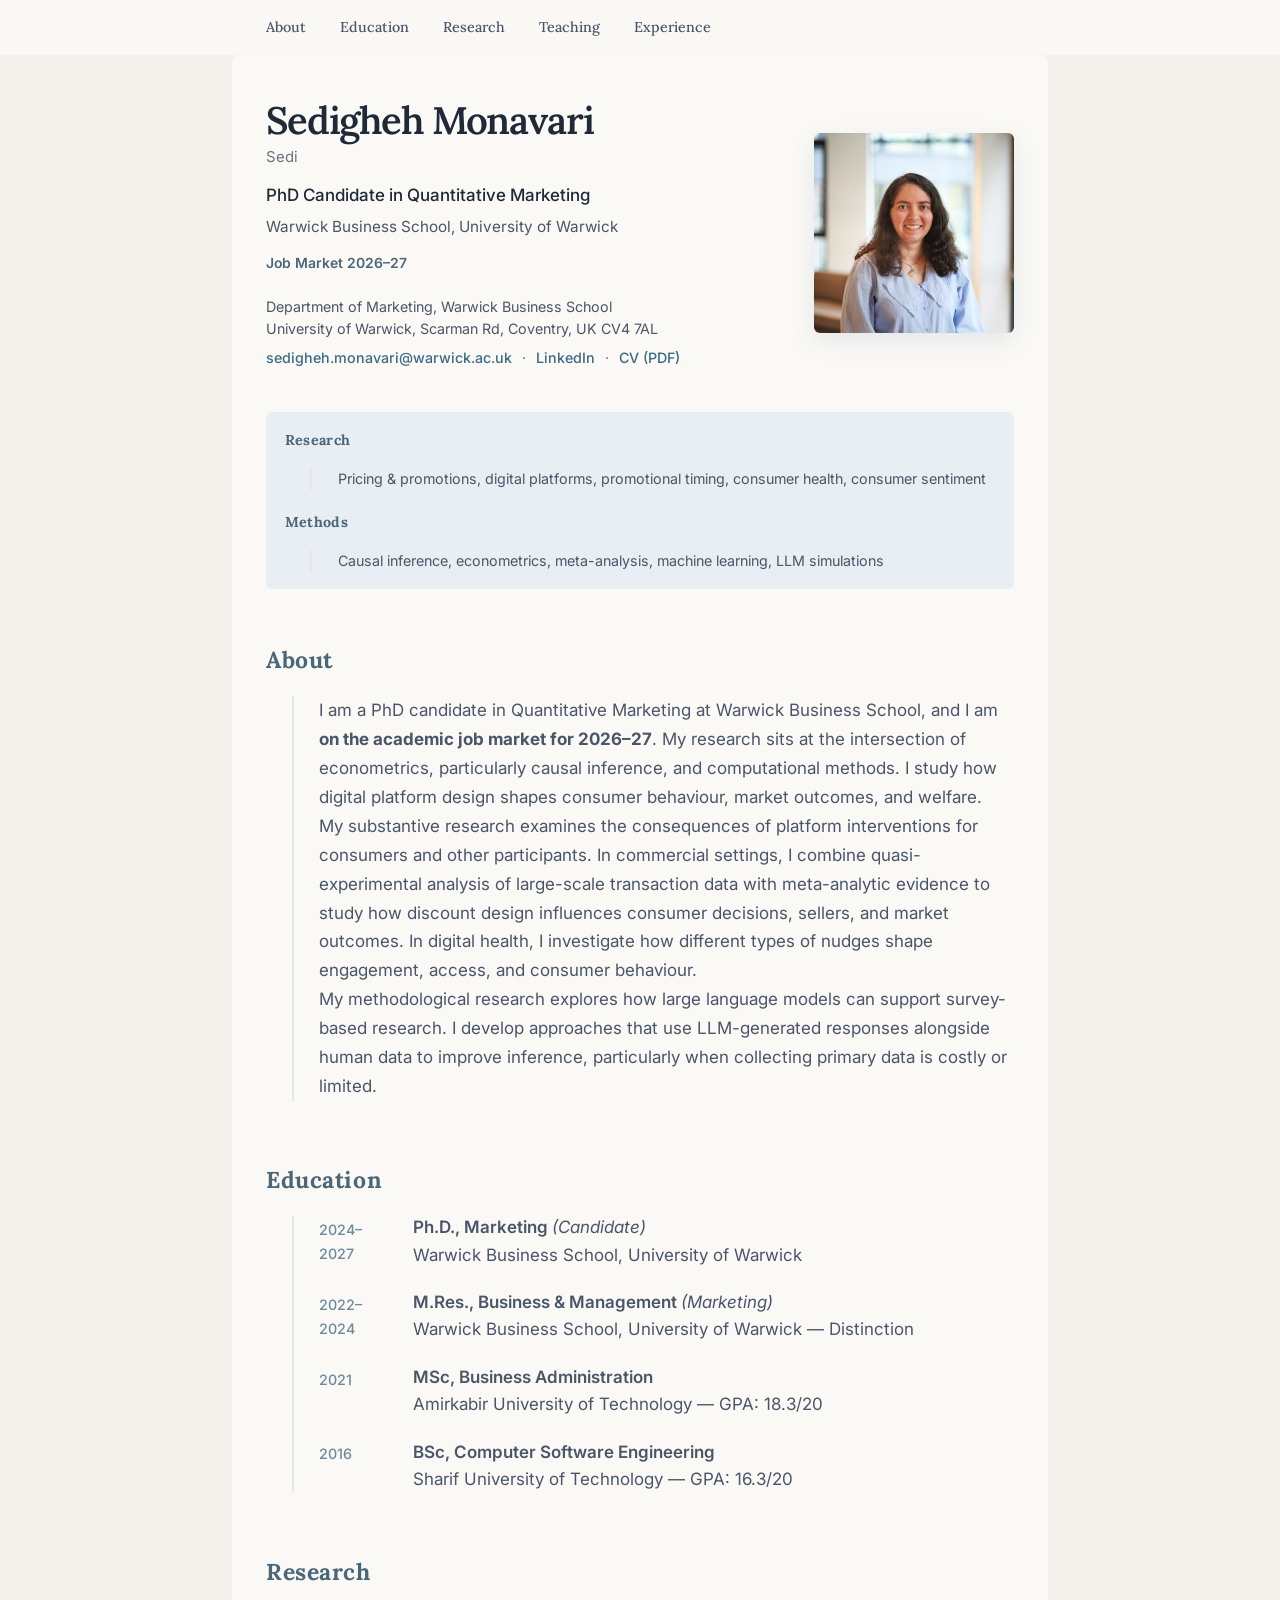
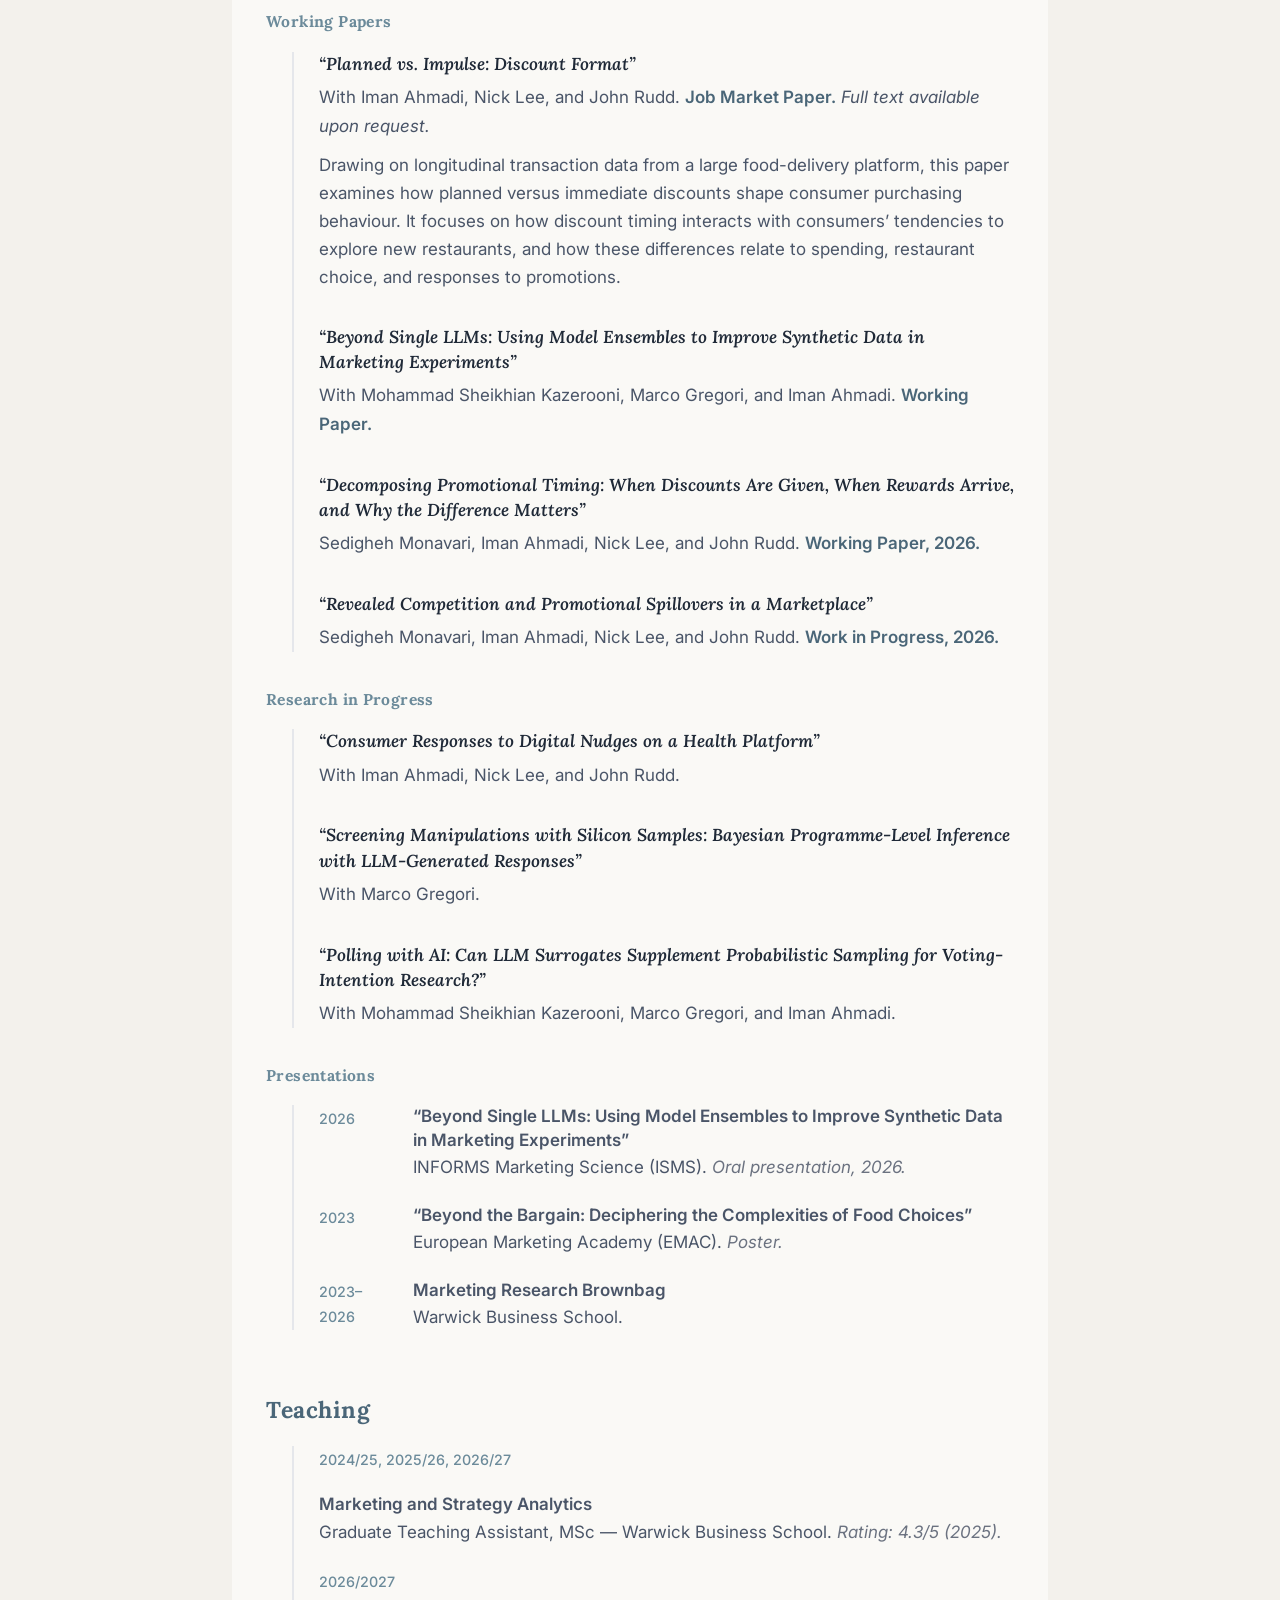
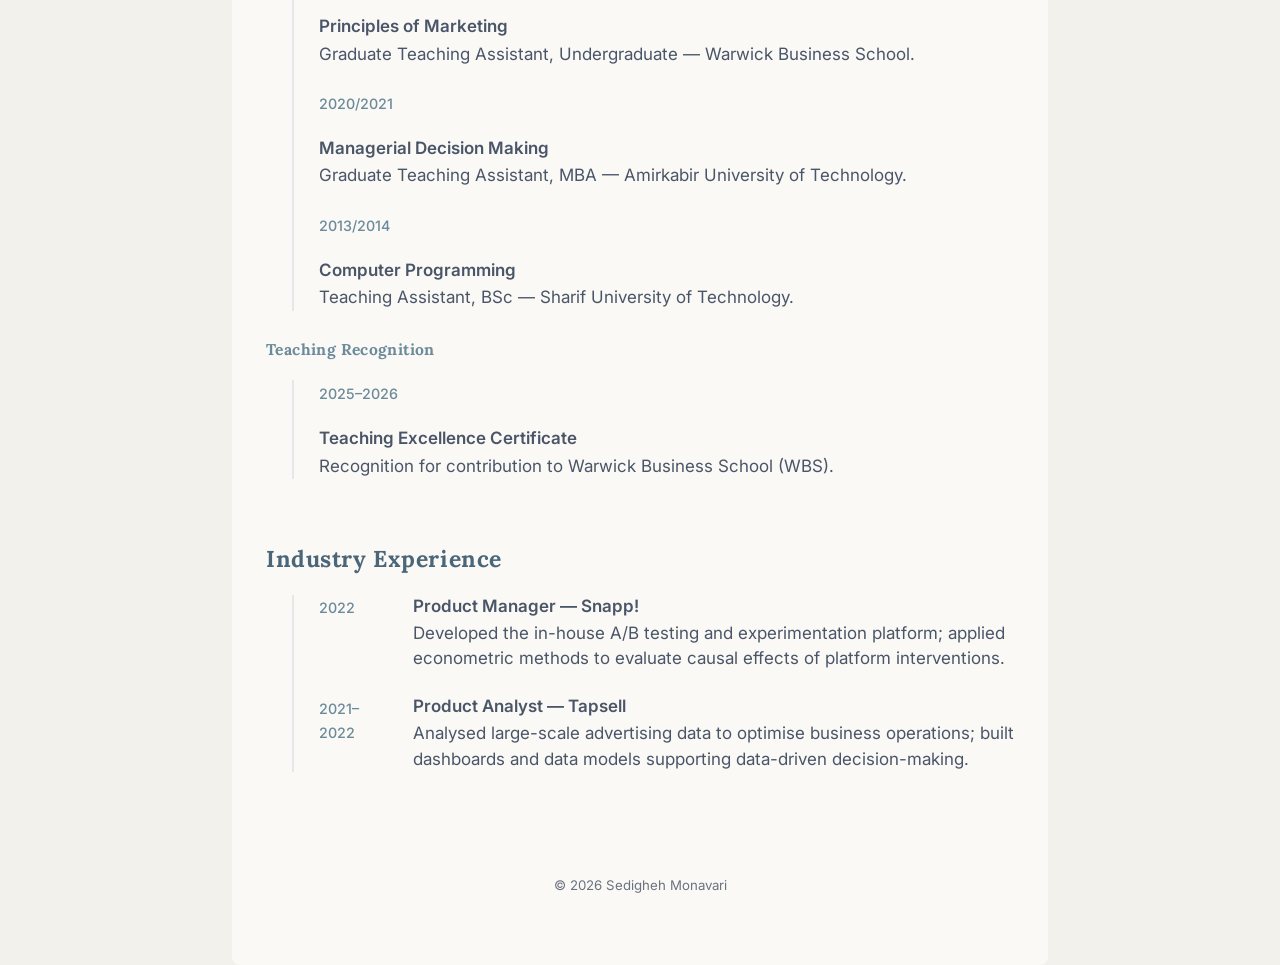
<file: index.html>
<!DOCTYPE html>
<html lang="en">
<head>
  <meta charset="UTF-8" />
  <meta name="viewport" content="width=device-width, initial-scale=1.0" />
  <title>Sedigheh Monavari — Quantitative Marketing</title>
  <link rel="preconnect" href="https://fonts.googleapis.com" />
  <link rel="preconnect" href="https://fonts.gstatic.com" crossorigin />
  <link href="https://fonts.googleapis.com/css2?family=Inter:wght@400;500;600&family=Lora:ital,wght@0,400;0,600;1,400&display=swap" rel="stylesheet" />
  <link rel="stylesheet" href="style.css" />
</head>
<body>

  <nav class="nav" aria-label="Page sections">
    <div class="nav-inner">
      <a href="#about">About</a>
      <a href="#education">Education</a>
      <a href="#research">Research</a>
      <a href="#teaching">Teaching</a>
      <a href="#experience">Experience</a>
    </div>
  </nav>

  <div class="page">

    <header class="profile">
      <div class="profile-text">
        <h1>Sedigheh Monavari</h1>
        <p class="aka">Sedi</p>
        <p class="role">PhD Candidate in Quantitative Marketing</p>
        <p class="org">Warwick Business School, University of Warwick</p>
        <p class="jm">Job Market 2026&ndash;27</p>
        <div class="contact">
          <p>Department of Marketing, Warwick Business School<br />
          University of Warwick, Scarman Rd, Coventry, UK CV4 7AL</p>
          <p>
            <a href="mailto:sedigheh.monavari@warwick.ac.uk">sedigheh.monavari@warwick.ac.uk</a>
            <span class="sep" aria-hidden="true">·</span>
            <a href="https://www.linkedin.com/in/sedigheh-monavari-38822039/" target="_blank" rel="noopener noreferrer">LinkedIn</a>
            <span class="sep" aria-hidden="true">·</span>
            <a href="cv.pdf" download>CV (PDF)</a>
          </p>
        </div>
      </div>
      <img class="photo" src="photo.jpg" alt="Sedigheh Monavari" width="200" height="250" />
    </header>

    <div class="tags">
      <div class="tag-group">
        <h3>Research</h3>
        <p class="section-content">Pricing &amp; promotions, digital platforms, promotional timing, consumer health, consumer sentiment</p>
      </div>
      <div class="tag-group">
        <h3>Methods</h3>
        <p class="section-content">Causal inference, econometrics, meta-analysis, machine learning, LLM simulations</p>
      </div>
    </div>

    <main>

      <section id="about">
        <h2>About</h2>
        <div class="section-content">
          <p>
            I am a PhD candidate in Quantitative Marketing at Warwick Business School, and I am <strong>on the academic job market for 2026&ndash;27</strong>. My research sits at the intersection of econometrics, particularly causal inference, and computational methods. I study how digital platform design shapes consumer behaviour, market outcomes, and welfare.
          </p>
          <p>
            My substantive research examines the consequences of platform interventions for consumers and other participants. In commercial settings, I combine quasi-experimental analysis of large-scale transaction data with meta-analytic evidence to study how discount design influences consumer decisions, sellers, and market outcomes. In digital health, I investigate how different types of nudges shape engagement, access, and consumer behaviour.
          </p>
          <p>
            My methodological research explores how large language models can support survey-based research. I develop approaches that use LLM-generated responses alongside human data to improve inference, particularly when collecting primary data is costly or limited.
          </p>
        </div>
      </section>

      <section id="education">
        <h2>Education</h2>
        <div class="section-content">
          <ul class="entries">
          <li>
            <span class="year">2024&ndash;2027</span>
            <div>
              <p class="entry-title">Ph.D., Marketing <em>(Candidate)</em></p>
              <p class="entry-sub">Warwick Business School, University of Warwick</p>
            </div>
          </li>
          <li>
            <span class="year">2022&ndash;2024</span>
            <div>
              <p class="entry-title">M.Res., Business &amp; Management <em>(Marketing)</em></p>
              <p class="entry-sub">Warwick Business School, University of Warwick &mdash; Distinction</p>
            </div>
          </li>
          <li>
            <span class="year">2021</span>
            <div>
              <p class="entry-title">MSc, Business Administration</p>
              <p class="entry-sub">Amirkabir University of Technology &mdash; GPA: 18.3/20</p>
            </div>
          </li>
          <li>
            <span class="year">2016</span>
            <div>
              <p class="entry-title">BSc, Computer Software Engineering</p>
              <p class="entry-sub">Sharif University of Technology &mdash; GPA: 16.3/20</p>
            </div>
          </li>
        </ul>
        </div>
      </section>

      <section id="research">
        <h2>Research</h2>

        <h3>Working Papers</h3>
        <div class="section-content">

        <article class="pub">
          <h4>&ldquo;Planned vs. Impulse: Discount Format&rdquo;</h4>
          <p class="pub-meta">With Iman Ahmadi, Nick Lee, and John Rudd. <strong>Job Market Paper.</strong> <em>Full text available upon request.</em></p>
          <p class="pub-text">Drawing on longitudinal transaction data from a large food-delivery platform, this paper examines how planned versus immediate discounts shape consumer purchasing behaviour. It focuses on how discount timing interacts with consumers&rsquo; tendencies to explore new restaurants, and how these differences relate to spending, restaurant choice, and responses to promotions.</p>
        </article>

        <article class="pub">
          <h4>&ldquo;Beyond Single LLMs: Using Model Ensembles to Improve Synthetic Data in Marketing Experiments&rdquo;</h4>
          <p class="pub-meta">With Mohammad Sheikhian Kazerooni, Marco Gregori, and Iman Ahmadi. <strong>Working Paper.</strong></p>
        </article>

        <article class="pub">
          <h4>&ldquo;Decomposing Promotional Timing: When Discounts Are Given, When Rewards Arrive, and Why the Difference Matters&rdquo;</h4>
          <p class="pub-meta">Sedigheh Monavari, Iman Ahmadi, Nick Lee, and John Rudd. <strong>Working Paper, 2026.</strong></p>
        </article>
          
        <article class="pub">
          <h4>&ldquo;Revealed Competition and Promotional Spillovers in a Marketplace&rdquo;</h4>
          <p class="pub-meta">Sedigheh Monavari, Iman Ahmadi, Nick Lee, and John Rudd. <strong>Work in Progress, 2026.</strong></p>
        </article>

        </div>

        <h3>Research in Progress</h3>
        <div class="section-content">

        <article class="pub">
          <h4>&ldquo;Consumer Responses to Digital Nudges on a Health Platform&rdquo;</h4>
          <p class="pub-meta">With Iman Ahmadi, Nick Lee, and John Rudd.</p>
        </article>

        <article class="pub">
          <h4>&ldquo;Screening Manipulations with Silicon Samples: Bayesian Programme-Level Inference with LLM-Generated Responses&rdquo;</h4>
          <p class="pub-meta">With Marco Gregori.</p>
        </article>

        <article class="pub">
          <h4>&ldquo;Polling with AI: Can LLM Surrogates Supplement Probabilistic Sampling for Voting-Intention Research?&rdquo;</h4>
          <p class="pub-meta">With Mohammad Sheikhian Kazerooni, Marco Gregori, and Iman Ahmadi.</p>
        </article>

        </div>

        <h3>Presentations</h3>
        <div class="section-content">

        <ul class="entries">
          <li>
            <span class="year">2026</span>
            <div>
              <p class="entry-title">&ldquo;Beyond Single LLMs: Using Model Ensembles to Improve Synthetic Data in Marketing Experiments&rdquo;</p>
              <p class="entry-sub">INFORMS Marketing Science (ISMS). <em>Oral presentation, 2026.</em></p>
            </div>
          </li>
          <li>
            <span class="year">2023</span>
            <div>
              <p class="entry-title">&ldquo;Beyond the Bargain: Deciphering the Complexities of Food Choices&rdquo;</p>
              <p class="entry-sub">European Marketing Academy (EMAC). <em>Poster.</em></p>
            </div>
          </li>
          <li>
            <span class="year">2023&ndash;2026</span>
            <div>
              <p class="entry-title">Marketing Research Brownbag</p>
              <p class="entry-sub">Warwick Business School.</p>
            </div>
          </li>
        </ul>
        </div>
      </section>

      <section id="teaching">
        <h2>Teaching</h2>
        <div class="section-content">
          <ul class="entries">
          <li>
            <span class="year">2024/25, 2025/26, 2026/27</span>
            <div>
              <p class="entry-title">Marketing and Strategy Analytics</p>
              <p class="entry-sub">Graduate Teaching Assistant, MSc &mdash; Warwick Business School. <em>Rating: 4.3/5 (2025).</em></p>
            </div>
          </li>
          <li>
            <span class="year">2026/2027</span>
            <div>
              <p class="entry-title">Principles of Marketing</p>
              <p class="entry-sub">Graduate Teaching Assistant, Undergraduate &mdash; Warwick Business School.</p>
            </div>
          </li>
          <li>
            <span class="year">2020/2021</span>
            <div>
              <p class="entry-title">Managerial Decision Making</p>
              <p class="entry-sub">Graduate Teaching Assistant, MBA &mdash; Amirkabir University of Technology.</p>
            </div>
          </li>
          <li>
            <span class="year">2013/2014</span>
            <div>
              <p class="entry-title">Computer Programming</p>
              <p class="entry-sub">Teaching Assistant, BSc &mdash; Sharif University of Technology.</p>
            </div>
          </li>
        </ul>
        </div>
        <h3>Teaching Recognition</h3>
        <div class="section-content">
          <ul class="entries">
            <li>
              <span class="year">2025&ndash;2026</span>
              <div>
                <p class="entry-title">Teaching Excellence Certificate</p>
                <p class="entry-sub">Recognition for contribution to Warwick Business School (WBS).</p>
              </div>
            </li>
          </ul>
        </div>
      </section>

      <section id="experience">
        <h2>Industry Experience</h2>
        <div class="section-content">
          <ul class="entries">
          <li>
            <span class="year">2022</span>
            <div>
              <p class="entry-title">Product Manager &mdash; Snapp!</p>
              <p class="entry-sub">Developed the in-house A/B testing and experimentation platform; applied econometric methods to evaluate causal effects of platform interventions.</p>
            </div>
          </li>
          <li>
            <span class="year">2021&ndash;2022</span>
            <div>
              <p class="entry-title">Product Analyst &mdash; Tapsell</p>
              <p class="entry-sub">Analysed large-scale advertising data to optimise business operations; built dashboards and data models supporting data-driven decision-making.</p>
            </div>
          </li>
        </ul>
        </div>
      </section>

    </main>

    <footer>
      <p>&copy; 2026 Sedigheh Monavari</p>
    </footer>

  </div>

</body>
</html>
</file>
<file: style.css>
@import url('https://fonts.googleapis.com/css2?family=Inter:wght@400;500&family=Lora:ital,wght@0,400;0,600;1,400&display=swap');

/* Modern academic — no borders, spacing + type only */

:root {
  --bg:        #f3f1ec;
  --surface:   #faf9f6;
  --nav-bg:    rgba(250, 249, 246, 0.9);
  --tint:      #e8eef3;
  --text:      #1f2937;
  --soft:      #4a5568;
  --light:     #6b7280;
  --accent:    #4a6678;
  --accent-2:  #6b8a9a;
  --link:      #3d6b85;
  --link-h:    #2f5569;
  --section-border: #e5e7eb;

  --font-heading: 'Lora', Georgia, serif;
  --font-body:    'Inter', sans-serif;

  --max:   44rem;
  --nav-h: 3.25rem;
}

*, *::before, *::after {
  box-sizing: border-box;
  margin: 0;
  padding: 0;
}

html {
  font-size: 17px;
  scroll-behavior: smooth;
  scroll-padding-top: calc(var(--nav-h) + 1rem);
}

body,
p,
li,
span {
  font-family: var(--font-body);
}

h1,
h2,
h3,
h4,
.nav a {
  font-family: var(--font-heading);
}

body {
  color: var(--text);
  background: var(--bg);
  line-height: 1.7;
  -webkit-font-smoothing: antialiased;
}

::selection {
  background: var(--tint);
  color: var(--text);
}

a {
  color: var(--link);
  text-decoration: none;
}

a:hover {
  color: var(--link-h);
  text-decoration: underline;
}

img {
  display: block;
  max-width: 100%;
  height: auto;
}

/* ── top navigation ───────────────────────────────────── */

.nav {
  position: sticky;
  top: 0;
  z-index: 50;
  height: var(--nav-h);
  background: var(--nav-bg);
  backdrop-filter: blur(10px);
}

.nav-inner {
  max-width: calc(var(--max) + 4rem);
  height: 100%;
  margin: 0 auto;
  padding: 0 2rem;
  display: flex;
  align-items: center;
  gap: 2rem;
}

.nav a {
  font-size: 0.84rem;
  font-weight: 500;
  color: var(--soft);
  text-decoration: none;
}

.nav a:hover {
  color: var(--accent);
  text-decoration: none;
}

/* ── page shell ───────────────────────────────────────── */

.page {
  max-width: calc(var(--max) + 4rem);
  margin: 0 auto;
  padding: 2.5rem 2rem 4rem;
  background: var(--surface);
  border-radius: 8px;
}

/* ── profile header ───────────────────────────────────── */

.profile {
  display: flex;
  justify-content: space-between;
  align-items: center;
  gap: 2.5rem;
  margin-bottom: 2.5rem;
}

.profile h1 {
  font-size: clamp(1.75rem, 4vw, 2.25rem);
  font-weight: 600;
  letter-spacing: -0.03em;
  line-height: 1.15;
}

.aka {
  font-size: 0.88rem;
  font-weight: 400;
  color: var(--light);
  margin-top: 0.2rem;
}

.role {
  font-size: 1rem;
  font-weight: 500;
  color: var(--text);
  margin-top: 0.6rem;
}

.org {
  font-size: 0.9rem;
  font-weight: 400;
  color: var(--soft);
  margin-top: 0.25rem;
}

.jm {
  font-size: 0.82rem;
  font-weight: 600;
  color: var(--accent);
  margin-top: 0.65rem;
}

.contact {
  margin-top: 1.25rem;
  font-size: 0.84rem;
  font-weight: 400;
  line-height: 1.55;
  color: var(--soft);
}

.contact p + p {
  margin-top: 0.4rem;
}

.contact a {
  font-weight: 500;
}

.sep {
  color: var(--light);
  margin: 0 0.35rem;
}

.photo {
  width: 200px;
  flex-shrink: 0;
  border-radius: 6px;
  box-shadow: 0 8px 24px rgba(74, 102, 120, 0.12);
}

/* ── research / methods line ──────────────────────────── */

.tags {
  font-size: 0.84rem;
  line-height: 1.55;
  color: var(--soft);
  margin-bottom: 3rem;
  padding: 1rem 1.1rem;
  background: var(--tint);
  border-radius: 6px;
  display: flex;
  flex-direction: column;
  gap: 1.25rem;
}

.tags h3 {
  font-size: 0.84rem;
  color: var(--accent);
}

.tags .section-content {
  margin-bottom: 0;
}

/* ── sections ─────────────────────────────────────────── */

main section {
  margin-bottom: 3.5rem;
}

main section:last-of-type {
  margin-bottom: 0;
}

main h2,
main h3,
.tags h3 {
  font-weight: 700;
  letter-spacing: 0.025em;
  margin-bottom: 1rem;
}

main h2 {
  font-size: 1.35rem;
  color: var(--accent);
}

main h3 {
  font-size: 0.92rem;
  color: var(--accent-2);
}

main h2 + h3 {
  margin-top: 0.5rem;
}

main section > h3 ~ h3 {
  margin-top: 2rem;
}

.section-content {
  margin-left: 1.5rem;
  padding-left: 1.5rem;
  border-left: 2px solid var(--section-border);
  margin-bottom: 1.5rem;
}

main section > .section-content:last-child {
  margin-bottom: 0;
}

.section-content p {
  font-size: 1rem;
  color: var(--soft);
}

/* list entries (education, talks, teaching) */

.entries {
  list-style: none;
  display: flex;
  flex-direction: column;
  gap: 1.35rem;
}

.entries li {
  display: grid;
  grid-template-columns: 4.25rem 1fr;
  gap: 1.25rem;
  align-items: start;
}

#teaching .entries li {
  grid-template-columns: 1fr;
}

.year {
  font-size: 0.84rem;
  font-weight: 500;
  color: var(--accent-2);
  padding-top: 0.1rem;
}

.entry-title {
  font-weight: 600;
  color: var(--text);
  line-height: 1.4;
}

.entry-title em {
  font-weight: 400;
  font-style: italic;
  color: var(--soft);
}

.entry-sub {
  font-size: 0.88rem;
  font-weight: 400;
  color: var(--soft);
  margin-top: 0.15rem;
  line-height: 1.5;
}

.entry-sub em {
  font-style: italic;
  color: var(--light);
}

/* publications */

.pub {
  margin-bottom: 2rem;
}

.pub:last-child {
  margin-bottom: 0;
}

.pub h4 {
  font-size: 1.02rem;
  font-weight: 600;
  font-style: italic;
  line-height: 1.45;
  color: var(--text);
  margin-bottom: 0.35rem;
}

.pub-meta {
  font-size: 0.84rem;
  color: var(--light);
  margin-bottom: 0.6rem;
}

.pub-meta strong {
  font-weight: 600;
  color: var(--accent);
}

.pub-text {
  font-size: 0.95rem;
  color: var(--soft);
  line-height: 1.65;
}

/* footer */

footer {
  margin-top: 4rem;
  padding-top: 2rem;
  font-size: 0.78rem;
  color: var(--light);
  text-align: center;
}

/* ── responsive ───────────────────────────────────────── */

@media (max-width: 600px) {
  .nav-inner {
    padding: 0 1.15rem;
    gap: 1.25rem;
    overflow-x: auto;
  }

  .page {
    padding: 2rem 1.15rem 3rem;
    border-radius: 0;
  }

  .profile {
    flex-direction: column-reverse;
    align-items: center;
    text-align: center;
    gap: 1.5rem;
  }

  .photo {
    width: 160px;
  }

  .entries li {
    grid-template-columns: 1fr;
    gap: 0.25rem;
  }
}

@media print {
  .nav { display: none; }
  .page { max-width: none; padding: 0; }
}

@media (prefers-reduced-motion: reduce) {
  html { scroll-behavior: auto; }
}
</file>
